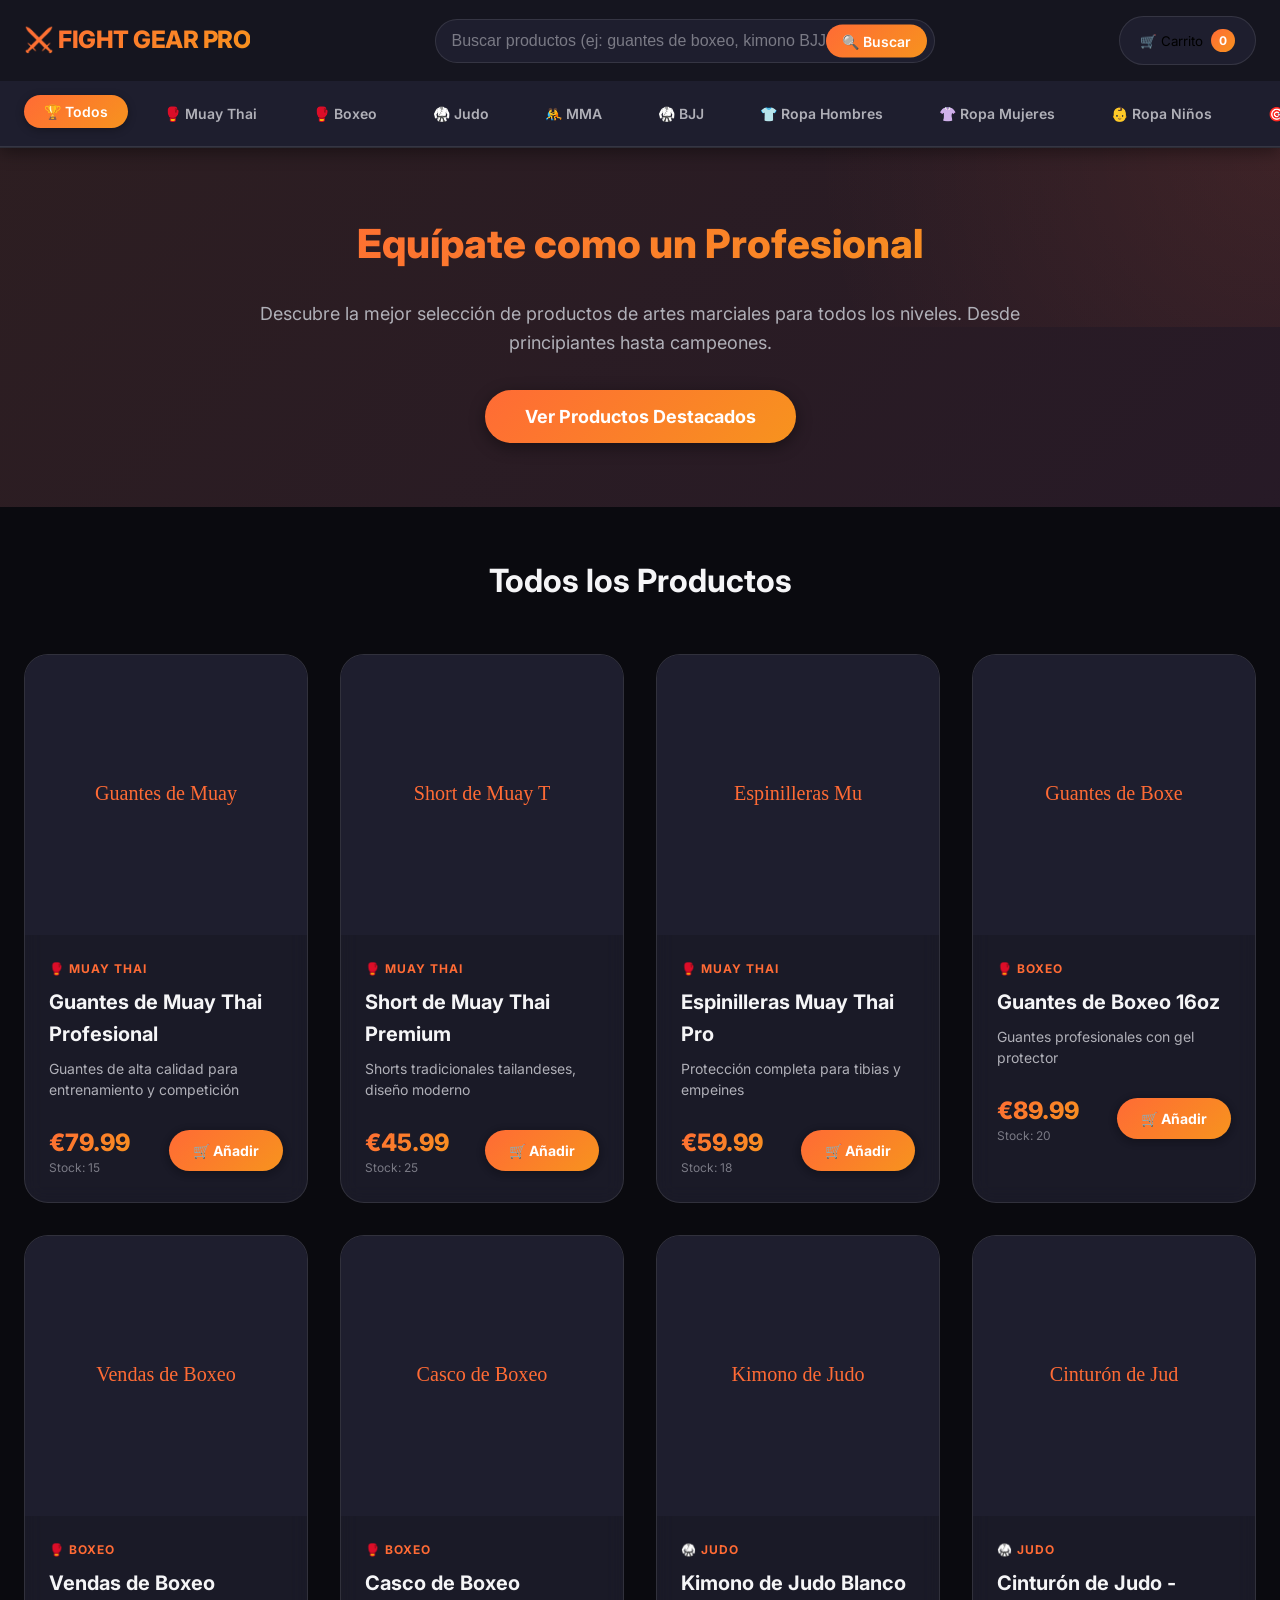
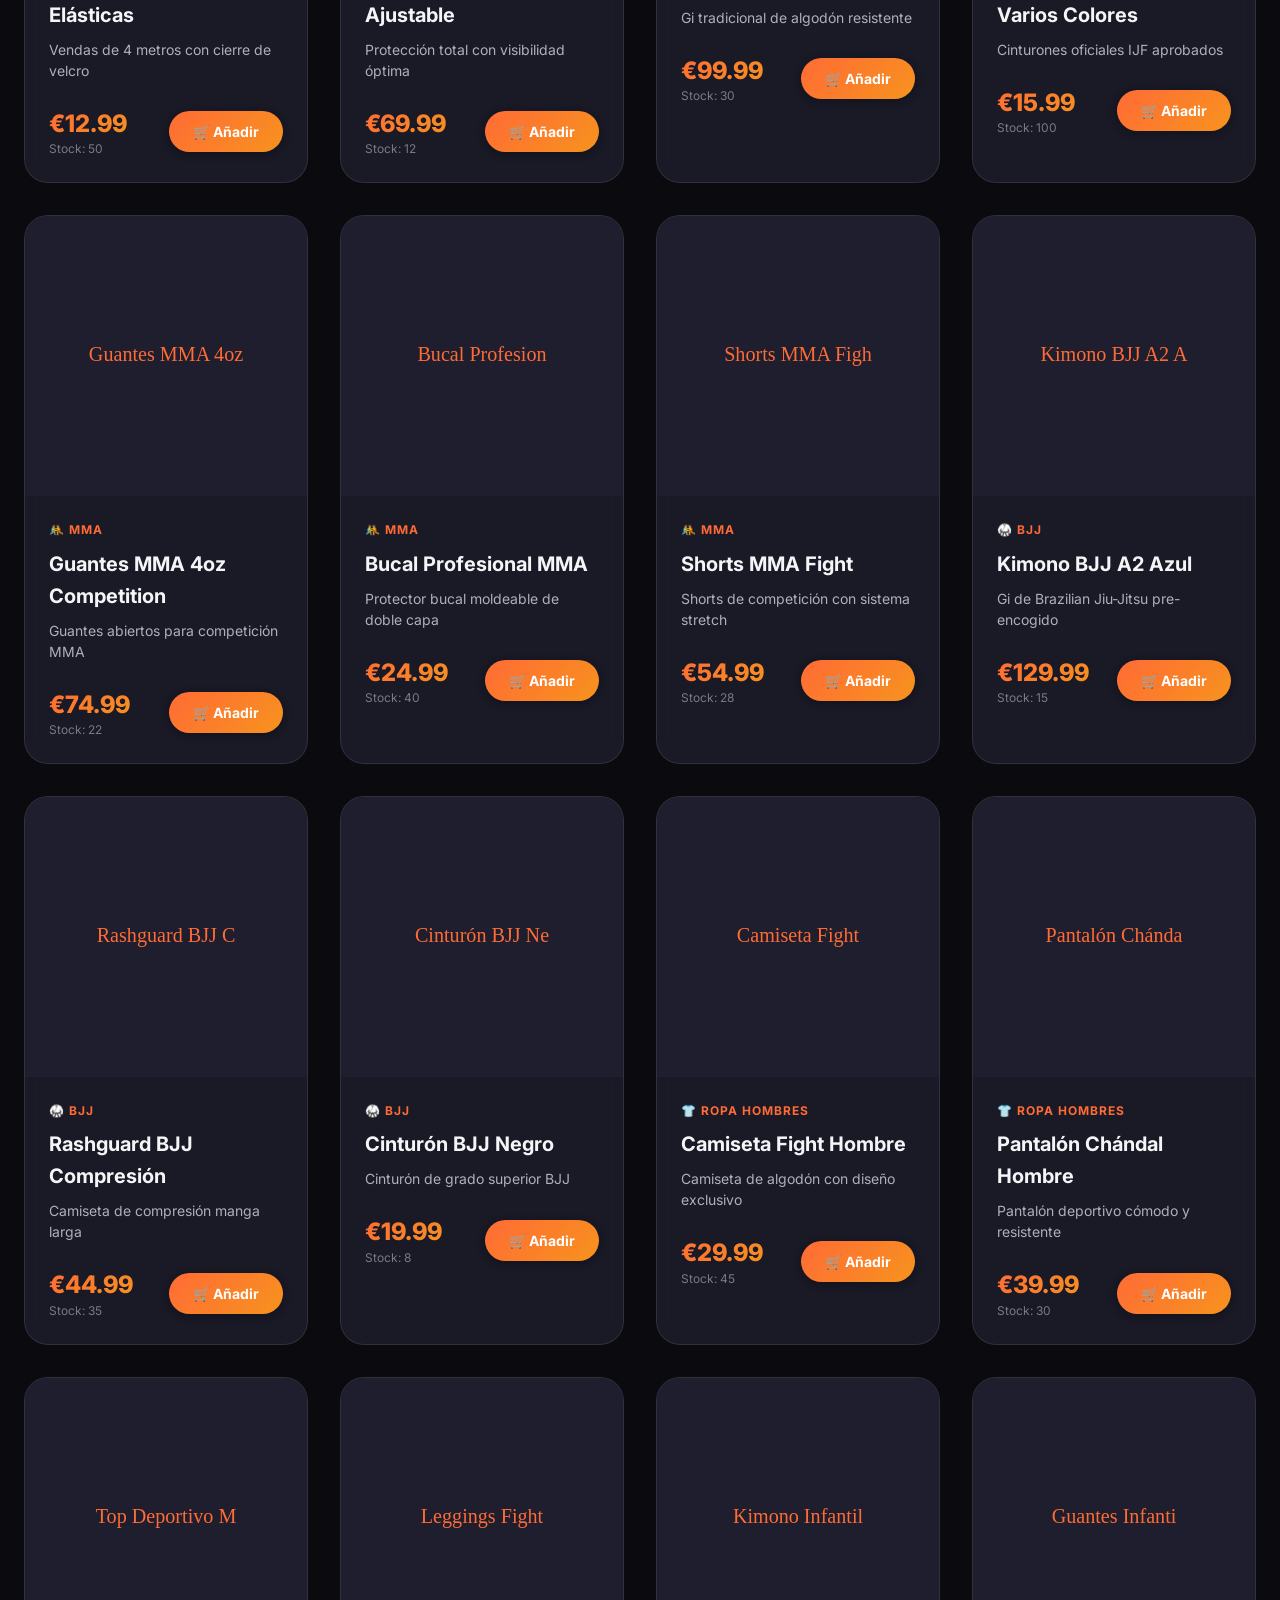
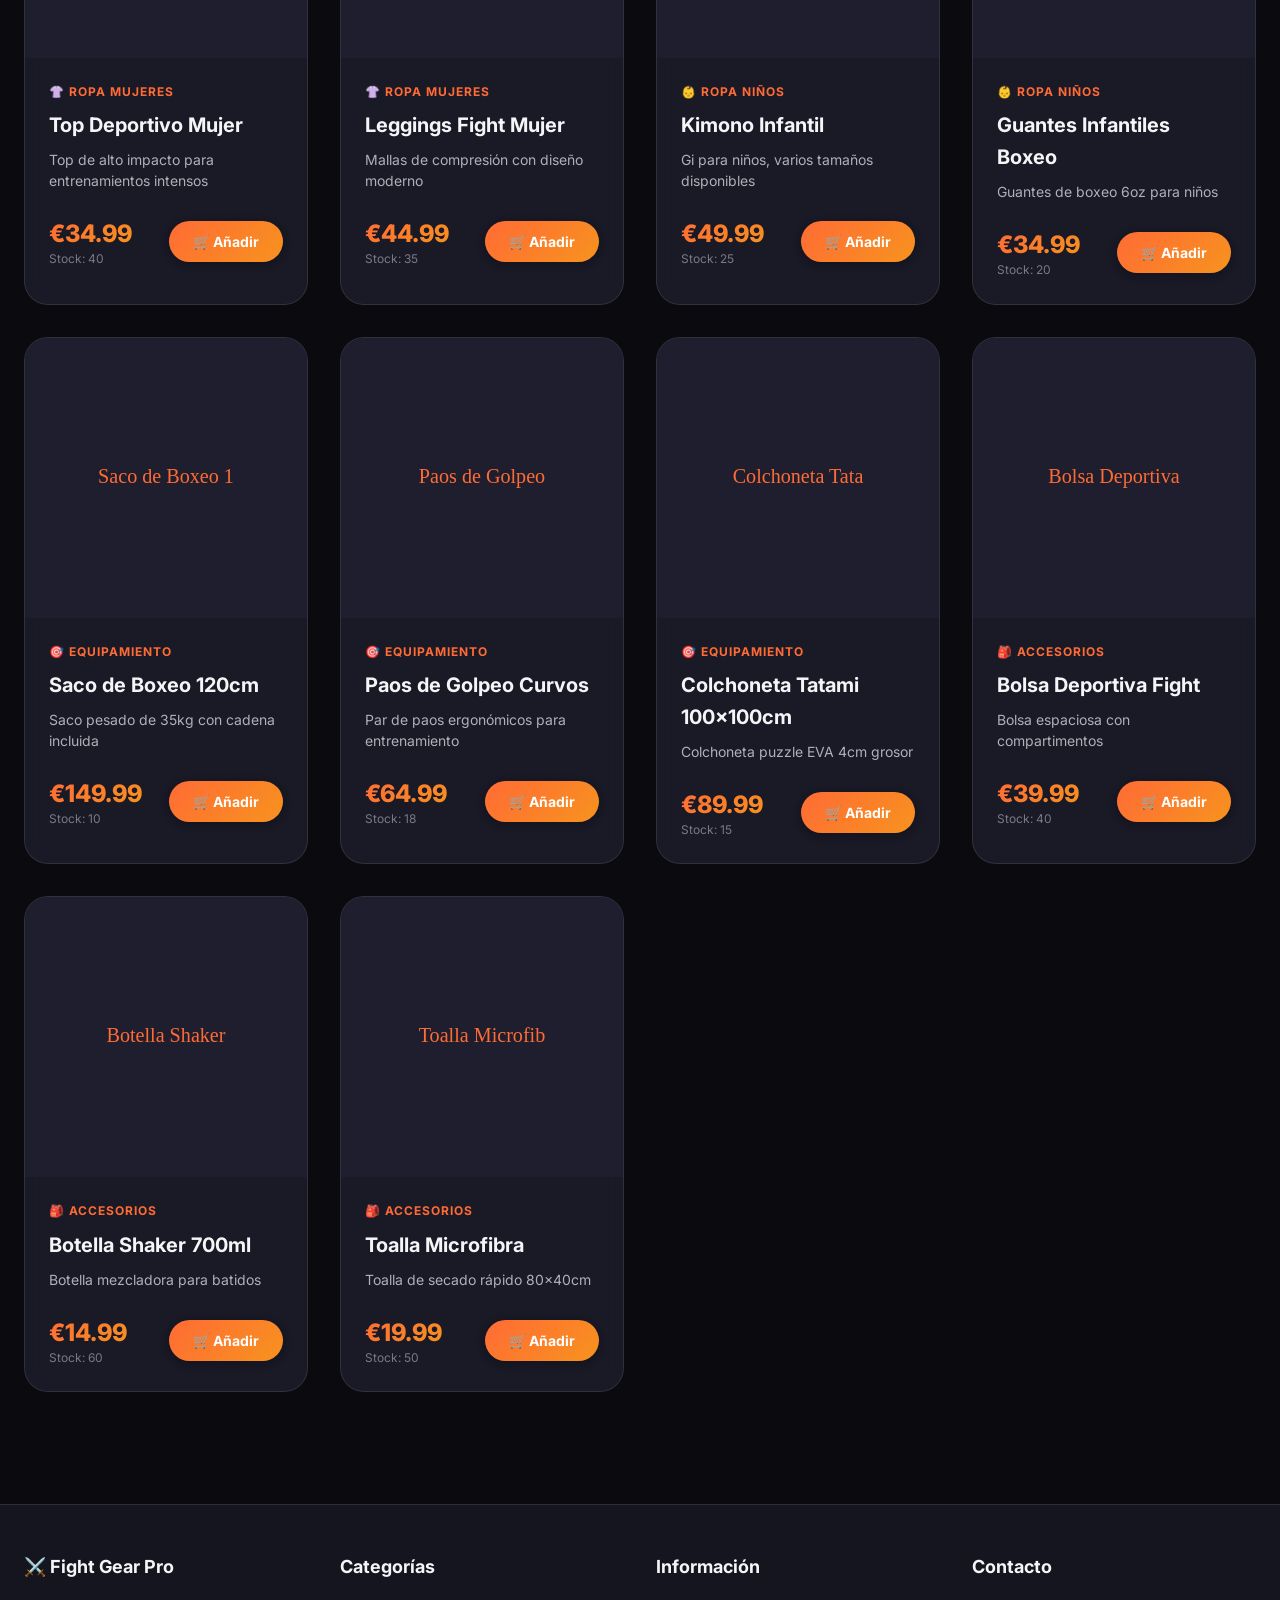
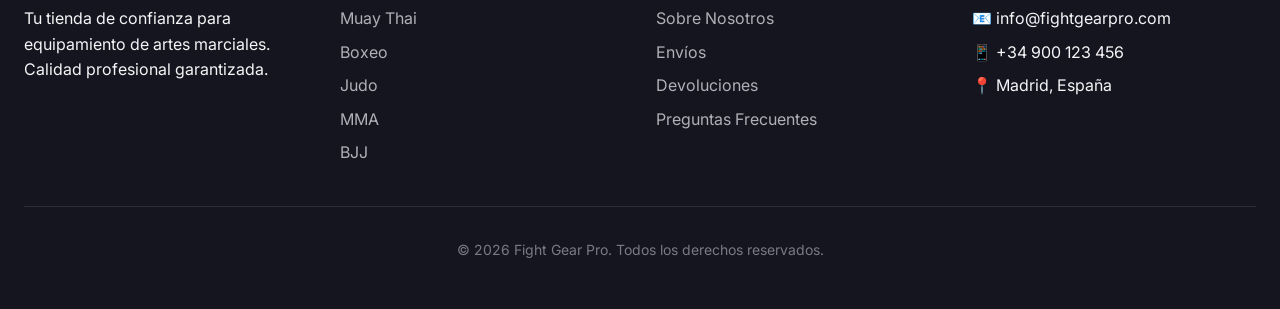
<file: index.html>
<!doctype html>
<html lang="es">
  <head>
    <meta charset="UTF-8" />
    <meta name="viewport" content="width=device-width, initial-scale=1.0" />
    <meta
      name="description"
      content="Tienda e-commerce de productos de artes marciales - Equipamiento profesional para MMA, Boxeo, Judo, BJJ, Muay Thai y más"
    />
    <title>Fight Gear Pro - E-commerce de Artes Marciales</title>
    <link rel="stylesheet" href="styles.css" />
    <link rel="preconnect" href="https://fonts.googleapis.com" />
    <link rel="preconnect" href="https://fonts.gstatic.com" crossorigin />
    <link
      href="https://fonts.googleapis.com/css2?family=Inter:wght@400;600;700;800&display=swap"
      rel="stylesheet"
    />
  </head>
  <body>
    <!-- HEADER -->
    <header class="header">
      <div class="header-top">
        <div class="logo">⚔️ FIGHT GEAR PRO</div>

        <div class="search-container">
          <input
            type="text"
            class="search-input"
            id="searchInput"
            placeholder="Buscar productos (ej: guantes de boxeo, kimono BJJ...)"
          />
          <button class="search-btn" id="searchBtn">🔍 Buscar</button>
        </div>

        <button class="cart-icon" id="cartBtn">
          🛒 Carrito
          <span class="cart-count" id="cartCount">0</span>
        </button>
      </div>

      <!-- NAVEGACIÓN DE CATEGORÍAS -->
      <nav class="nav-categories">
        <ul class="categories-list" id="categoriesList">
          <li>
            <button class="category-btn active" data-category="todos">
              🏆 Todos
            </button>
          </li>
          <li>
            <button class="category-btn" data-category="muay-thai">
              🥊 Muay Thai
            </button>
          </li>
          <li>
            <button class="category-btn" data-category="boxeo">🥊 Boxeo</button>
          </li>
          <li>
            <button class="category-btn" data-category="judo">🥋 Judo</button>
          </li>
          <li>
            <button class="category-btn" data-category="mma">🤼 MMA</button>
          </li>
          <li>
            <button class="category-btn" data-category="bjj">🥋 BJJ</button>
          </li>
          <li>
            <button class="category-btn" data-category="ropa-hombres">
              👕 Ropa Hombres
            </button>
          </li>
          <li>
            <button class="category-btn" data-category="ropa-mujeres">
              👚 Ropa Mujeres
            </button>
          </li>
          <li>
            <button class="category-btn" data-category="ropa-ninos">
              👶 Ropa Niños
            </button>
          </li>
          <li>
            <button class="category-btn" data-category="equipamiento">
              🎯 Equipamiento
            </button>
          </li>
          <li>
            <button class="category-btn" data-category="accesorios">
              🎒 Accesorios
            </button>
          </li>
        </ul>
      </nav>
    </header>

    <!-- HERO SECTION -->
    <section class="hero">
      <div class="hero-content">
        <h1>Equípate como un Profesional</h1>
        <p>
          Descubre la mejor selección de productos de artes marciales para todos
          los niveles. Desde principiantes hasta campeones.
        </p>
        <button class="hero-cta">Ver Productos Destacados</button>
      </div>
    </section>

    <!-- SECCIÓN DE PRODUCTOS -->
    <main class="container">
      <h2 class="section-title" id="sectionTitle">Todos los Productos</h2>

      <div class="products-grid" id="productsGrid">
        <!-- Los productos se cargarán dinámicamente con JavaScript -->
      </div>

      <div class="no-results" id="noResults" style="display: none">
        <div class="no-results-icon">🔍</div>
        <h3>No se encontraron productos</h3>
        <p>Intenta con otros términos de búsqueda o cambia la categoría</p>
      </div>
    </main>

    <!-- FOOTER -->
    <footer class="footer">
      <div class="footer-content">
        <div class="footer-section">
          <h3>⚔️ Fight Gear Pro</h3>
          <p>
            Tu tienda de confianza para equipamiento de artes marciales. Calidad
            profesional garantizada.
          </p>
        </div>

        <div class="footer-section">
          <h3>Categorías</h3>
          <ul>
            <li><a href="#muay-thai">Muay Thai</a></li>
            <li><a href="#boxeo">Boxeo</a></li>
            <li><a href="#judo">Judo</a></li>
            <li><a href="#mma">MMA</a></li>
            <li><a href="#bjj">BJJ</a></li>
          </ul>
        </div>

        <div class="footer-section">
          <h3>Información</h3>
          <ul>
            <li><a href="#about">Sobre Nosotros</a></li>
            <li><a href="#shipping">Envíos</a></li>
            <li><a href="#returns">Devoluciones</a></li>
            <li><a href="#faq">Preguntas Frecuentes</a></li>
          </ul>
        </div>

        <div class="footer-section">
          <h3>Contacto</h3>
          <ul>
            <li>📧 info@fightgearpro.com</li>
            <li>📱 +34 900 123 456</li>
            <li>📍 Madrid, España</li>
          </ul>
        </div>
      </div>

      <div class="footer-bottom">
        <p>&copy; 2026 Fight Gear Pro. Todos los derechos reservados.</p>
      </div>
    </footer>

    <script src="script.js"></script>
  </body>
</html>
</file>
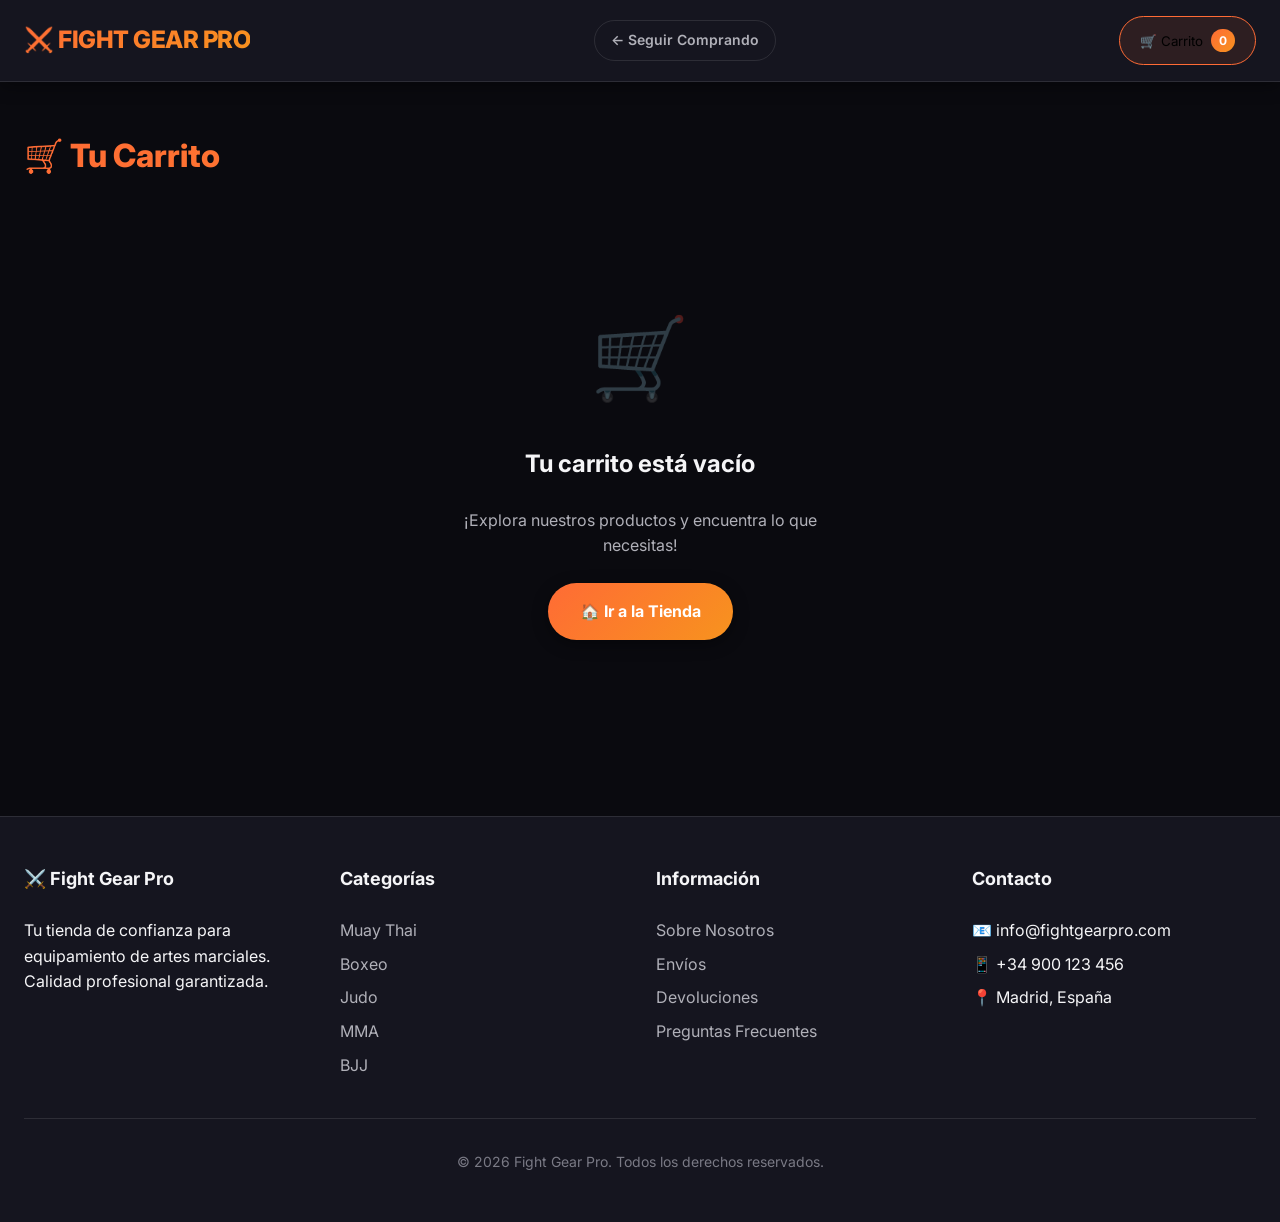
<file: cart.html>
<!doctype html>
<html lang="es">
  <head>
    <meta charset="UTF-8" />
    <meta name="viewport" content="width=device-width, initial-scale=1.0" />
    <meta
      name="description"
      content="Carrito de compras - Fight Gear Pro, tu tienda de artes marciales"
    />
    <title>Carrito - Fight Gear Pro</title>
    <link rel="stylesheet" href="styles.css" />
    <link rel="preconnect" href="https://fonts.googleapis.com" />
    <link rel="preconnect" href="https://fonts.gstatic.com" crossorigin />
    <link
      href="https://fonts.googleapis.com/css2?family=Inter:wght@400;600;700;800&display=swap"
      rel="stylesheet"
    />
  </head>
  <body>
    <!-- HEADER -->
    <header class="header">
      <div class="header-top">
        <a href="index.html" class="logo">⚔️ FIGHT GEAR PRO</a>

        <a href="index.html" class="back-to-store-link">
          ← Seguir Comprando
        </a>

        <button class="cart-icon active-cart" id="cartBtn">
          🛒 Carrito
          <span class="cart-count" id="cartCount">0</span>
        </button>
      </div>
    </header>

    <!-- CART PAGE CONTENT -->
    <main class="cart-page">
      <h1 class="cart-page-title">🛒 Tu Carrito</h1>

      <!-- Empty Cart State -->
      <div class="cart-empty" id="cartEmpty" style="display: none">
        <div class="cart-empty-icon">🛒</div>
        <h2>Tu carrito está vacío</h2>
        <p>¡Explora nuestros productos y encuentra lo que necesitas!</p>
        <a href="index.html" class="btn-primary">
          🏠 Ir a la Tienda
        </a>
      </div>

      <!-- Cart with Items -->
      <div class="cart-content" id="cartContent" style="display: none">
        <div class="cart-items-section">
          <div class="cart-items-header">
            <span class="cart-header-product">Producto</span>
            <span class="cart-header-price">Precio</span>
            <span class="cart-header-quantity">Cantidad</span>
            <span class="cart-header-total">Total</span>
            <span class="cart-header-action"></span>
          </div>
          <div class="cart-items-list" id="cartItemsList">
            <!-- Items rendered by JS -->
          </div>

          <div class="cart-actions">
            <a href="index.html" class="btn-secondary">
              ← Seguir Comprando
            </a>
            <button class="btn-danger" id="clearCartBtn">
              🗑️ Vaciar Carrito
            </button>
          </div>
        </div>

        <aside class="cart-summary">
          <h2 class="summary-title">Resumen del Pedido</h2>
          <div class="summary-row">
            <span>Subtotal</span>
            <span id="summarySubtotal">€0.00</span>
          </div>
          <div class="summary-row">
            <span>Envío</span>
            <span id="summaryShipping" class="shipping-value">Gratis</span>
          </div>
          <div class="summary-divider"></div>
          <div class="summary-row summary-total">
            <span>Total</span>
            <span id="summaryTotal">€0.00</span>
          </div>
          <button class="btn-checkout" id="checkoutBtn">
            💳 Finalizar Compra
          </button>
          <div class="summary-badges">
            <span class="badge">🔒 Pago Seguro</span>
            <span class="badge">🚚 Envío Gratis +50€</span>
            <span class="badge">↩️ 30 días devolución</span>
          </div>
        </aside>
      </div>
    </main>

    <!-- FOOTER -->
    <footer class="footer">
      <div class="footer-content">
        <div class="footer-section">
          <h3>⚔️ Fight Gear Pro</h3>
          <p>
            Tu tienda de confianza para equipamiento de artes marciales. Calidad
            profesional garantizada.
          </p>
        </div>
        <div class="footer-section">
          <h3>Categorías</h3>
          <ul>
            <li><a href="index.html">Muay Thai</a></li>
            <li><a href="index.html">Boxeo</a></li>
            <li><a href="index.html">Judo</a></li>
            <li><a href="index.html">MMA</a></li>
            <li><a href="index.html">BJJ</a></li>
          </ul>
        </div>
        <div class="footer-section">
          <h3>Información</h3>
          <ul>
            <li><a href="#about">Sobre Nosotros</a></li>
            <li><a href="#shipping">Envíos</a></li>
            <li><a href="#returns">Devoluciones</a></li>
            <li><a href="#faq">Preguntas Frecuentes</a></li>
          </ul>
        </div>
        <div class="footer-section">
          <h3>Contacto</h3>
          <ul>
            <li>📧 info@fightgearpro.com</li>
            <li>📱 +34 900 123 456</li>
            <li>📍 Madrid, España</li>
          </ul>
        </div>
      </div>
      <div class="footer-bottom">
        <p>&copy; 2026 Fight Gear Pro. Todos los derechos reservados.</p>
      </div>
    </footer>

    <script src="script.js"></script>
    <script>
      // Cart page initialization
      document.addEventListener("DOMContentLoaded", () => {
        if (typeof renderCartPage === "function") {
          renderCartPage();
        }
      });
    </script>
  </body>
</html>
</file>
<file: styles.css>
/* ==========================================
   VARIABLES Y SISTEMA DE DISEÑO
   ========================================== */
:root {
  /* Colores principales - Dark Theme */
  --color-bg-primary: #0a0a0f;
  --color-bg-secondary: #15151f;
  --color-bg-tertiary: #1e1e2e;
  --color-bg-card: rgba(30, 30, 46, 0.8);

  /* Acentos y gradientes */
  --color-accent-primary: #ff6b35;
  --color-accent-secondary: #f7931e;
  --color-accent-tertiary: #c44569;

  /* Gradientes */
  --gradient-primary: linear-gradient(135deg, #ff6b35 0%, #f7931e 100%);
  --gradient-secondary: linear-gradient(135deg, #c44569 0%, #a83f5e 100%);
  --gradient-hero: linear-gradient(
    135deg,
    rgba(255, 107, 53, 0.1) 0%,
    rgba(196, 69, 105, 0.1) 100%
  );

  /* Textos */
  --color-text-primary: #f5f5f7;
  --color-text-secondary: #b0b0b8;
  --color-text-muted: #7a7a85;

  /* Bordes y sombras */
  --color-border: rgba(255, 255, 255, 0.1);
  --shadow-sm: 0 2px 8px rgba(0, 0, 0, 0.3);
  --shadow-md: 0 4px 16px rgba(0, 0, 0, 0.4);
  --shadow-lg: 0 8px 32px rgba(0, 0, 0, 0.5);
  --shadow-glow: 0 0 20px rgba(255, 107, 53, 0.3);

  /* Espaciado */
  --spacing-xs: 0.5rem;
  --spacing-sm: 1rem;
  --spacing-md: 1.5rem;
  --spacing-lg: 2rem;
  --spacing-xl: 3rem;
  --spacing-2xl: 4rem;

  /* Tipografía */
  --font-primary:
    "Inter", -apple-system, BlinkMacSystemFont, "Segoe UI", sans-serif;
  --font-size-xs: 0.75rem;
  --font-size-sm: 0.875rem;
  --font-size-base: 1rem;
  --font-size-lg: 1.125rem;
  --font-size-xl: 1.25rem;
  --font-size-2xl: 1.5rem;
  --font-size-3xl: 2rem;
  --font-size-4xl: 2.5rem;

  /* Border radius */
  --radius-sm: 0.5rem;
  --radius-md: 1rem;
  --radius-lg: 1.5rem;
  --radius-full: 9999px;

  /* Transiciones */
  --transition-fast: 150ms ease;
  --transition-base: 250ms ease;
  --transition-slow: 350ms ease;
}

/* ==========================================
   RESET Y BASE
   ========================================== */
* {
  margin: 0;
  padding: 0;
  box-sizing: border-box;
}

html {
  scroll-behavior: smooth;
}

body {
  font-family: var(--font-primary);
  background: var(--color-bg-primary);
  color: var(--color-text-primary);
  line-height: 1.6;
  overflow-x: hidden;
}

img {
  max-width: 100%;
  display: block;
}

a {
  text-decoration: none;
  color: inherit;
  transition: color var(--transition-base);
}

button {
  font-family: inherit;
  cursor: pointer;
  border: none;
  outline: none;
  transition: all var(--transition-base);
}

/* ==========================================
   HEADER Y NAVEGACIÓN
   ========================================== */
.header {
  background: var(--color-bg-secondary);
  border-bottom: 1px solid var(--color-border);
  position: sticky;
  top: 0;
  z-index: 1000;
  backdrop-filter: blur(10px);
  box-shadow: var(--shadow-md);
}

.header-top {
  max-width: 1400px;
  margin: 0 auto;
  padding: var(--spacing-sm) var(--spacing-md);
  display: flex;
  align-items: center;
  justify-content: space-between;
  gap: var(--spacing-md);
}

.logo {
  font-size: var(--font-size-2xl);
  font-weight: 800;
  background: var(--gradient-primary);
  -webkit-background-clip: text;
  -webkit-text-fill-color: transparent;
  background-clip: text;
  letter-spacing: -0.5px;
}

/* Buscador */
.search-container {
  flex: 1;
  max-width: 500px;
  position: relative;
}

.search-input {
  width: 100%;
  padding: 0.75rem 3rem 0.75rem 1rem;
  background: var(--color-bg-tertiary);
  border: 1px solid var(--color-border);
  border-radius: var(--radius-full);
  color: var(--color-text-primary);
  font-size: var(--font-size-base);
  transition: all var(--transition-base);
}

.search-input:focus {
  border-color: var(--color-accent-primary);
  box-shadow: 0 0 0 3px rgba(255, 107, 53, 0.1);
}

.search-input::placeholder {
  color: var(--color-text-muted);
}

.search-btn {
  position: absolute;
  right: 0.5rem;
  top: 50%;
  transform: translateY(-50%);
  background: var(--gradient-primary);
  color: white;
  padding: 0.5rem 1rem;
  border-radius: var(--radius-full);
  font-size: var(--font-size-sm);
  font-weight: 600;
}

.search-btn:hover {
  box-shadow: var(--shadow-glow);
  transform: translateY(-50%) scale(1.05);
}

/* Carrito */
.cart-icon {
  position: relative;
  background: var(--color-bg-tertiary);
  padding: 0.75rem 1.25rem;
  border-radius: var(--radius-full);
  display: flex;
  align-items: center;
  gap: 0.5rem;
  border: 1px solid var(--color-border);
  transition: all var(--transition-base);
}

.cart-icon:hover {
  border-color: var(--color-accent-primary);
  background: var(--color-bg-card);
  transform: translateY(-2px);
}

.cart-count {
  background: var(--gradient-primary);
  color: white;
  font-size: var(--font-size-xs);
  font-weight: 700;
  padding: 0.25rem 0.5rem;
  border-radius: var(--radius-full);
  min-width: 1.5rem;
  text-align: center;
}

/* Navegación de categorías */
.nav-categories {
  background: var(--color-bg-tertiary);
  border-bottom: 1px solid var(--color-border);
  overflow-x: auto;
  -webkit-overflow-scrolling: touch;
}

.nav-categories::-webkit-scrollbar {
  height: 4px;
}

.nav-categories::-webkit-scrollbar-thumb {
  background: var(--color-accent-primary);
  border-radius: var(--radius-full);
}

.categories-list {
  max-width: 1400px;
  margin: 0 auto;
  padding: var(--spacing-sm) var(--spacing-md);
  display: flex;
  gap: var(--spacing-sm);
  list-style: none;
}

.category-btn {
  background: transparent;
  color: var(--color-text-secondary);
  padding: 0.5rem 1.25rem;
  border-radius: var(--radius-full);
  font-size: var(--font-size-sm);
  font-weight: 600;
  white-space: nowrap;
  transition: all var(--transition-base);
}

.category-btn:hover,
.category-btn.active {
  background: var(--gradient-primary);
  color: white;
  transform: translateY(-2px);
  box-shadow: var(--shadow-sm);
}

/* ==========================================
   HERO SECTION
   ========================================== */
.hero {
  background: var(--color-bg-secondary);
  background-image: var(--gradient-hero);
  padding: var(--spacing-2xl) var(--spacing-md);
  text-align: center;
  position: relative;
  overflow: hidden;
}

.hero::before {
  content: "";
  position: absolute;
  top: -50%;
  right: -50%;
  width: 100%;
  height: 100%;
  background: radial-gradient(
    circle,
    rgba(255, 107, 53, 0.1) 0%,
    transparent 70%
  );
  animation: pulse 8s ease-in-out infinite;
}

@keyframes pulse {
  0%,
  100% {
    transform: scale(1);
    opacity: 0.5;
  }
  50% {
    transform: scale(1.2);
    opacity: 0.8;
  }
}

.hero-content {
  max-width: 800px;
  margin: 0 auto;
  position: relative;
  z-index: 1;
}

.hero h1 {
  font-size: var(--font-size-4xl);
  font-weight: 800;
  margin-bottom: var(--spacing-md);
  background: var(--gradient-primary);
  -webkit-background-clip: text;
  -webkit-text-fill-color: transparent;
  background-clip: text;
}

.hero p {
  font-size: var(--font-size-lg);
  color: var(--color-text-secondary);
  margin-bottom: var(--spacing-lg);
}

.hero-cta {
  background: var(--gradient-primary);
  color: white;
  padding: 1rem 2.5rem;
  border-radius: var(--radius-full);
  font-size: var(--font-size-lg);
  font-weight: 700;
  display: inline-block;
  box-shadow: var(--shadow-md);
  transition: all var(--transition-base);
}

.hero-cta:hover {
  transform: translateY(-4px);
  box-shadow: var(--shadow-glow), var(--shadow-lg);
}

/* ==========================================
   GRID DE PRODUCTOS
   ========================================== */
.container {
  max-width: 1400px;
  margin: 0 auto;
  padding: var(--spacing-xl) var(--spacing-md);
}

.section-title {
  font-size: var(--font-size-3xl);
  font-weight: 700;
  margin-bottom: var(--spacing-lg);
  text-align: center;
}

.products-grid {
  display: grid;
  grid-template-columns: repeat(auto-fill, minmax(280px, 1fr));
  gap: var(--spacing-lg);
  margin-top: var(--spacing-xl);
}

/* Tarjeta de producto */
.product-card {
  background: var(--color-bg-card);
  border: 1px solid var(--color-border);
  border-radius: var(--radius-lg);
  overflow: hidden;
  transition: all var(--transition-base);
  backdrop-filter: blur(10px);
  position: relative;
}

.product-card::before {
  content: "";
  position: absolute;
  top: 0;
  left: 0;
  right: 0;
  height: 3px;
  background: var(--gradient-primary);
  transform: scaleX(0);
  transition: transform var(--transition-base);
}

.product-card:hover::before {
  transform: scaleX(1);
}

.product-card:hover {
  transform: translateY(-8px);
  box-shadow: var(--shadow-lg);
  border-color: var(--color-accent-primary);
}

.product-image {
  width: 100%;
  height: 280px;
  object-fit: cover;
  background: var(--color-bg-tertiary);
}

.product-info {
  padding: var(--spacing-md);
}

.product-category {
  font-size: var(--font-size-xs);
  text-transform: uppercase;
  letter-spacing: 1px;
  color: var(--color-accent-primary);
  font-weight: 700;
  margin-bottom: var(--spacing-xs);
}

.product-name {
  font-size: var(--font-size-xl);
  font-weight: 700;
  margin-bottom: var(--spacing-xs);
  color: var(--color-text-primary);
}

.product-description {
  font-size: var(--font-size-sm);
  color: var(--color-text-secondary);
  margin-bottom: var(--spacing-md);
  line-height: 1.5;
}

.product-footer {
  display: flex;
  align-items: center;
  justify-content: space-between;
  gap: var(--spacing-sm);
}

.product-price {
  font-size: var(--font-size-2xl);
  font-weight: 800;
  background: var(--gradient-primary);
  -webkit-background-clip: text;
  -webkit-text-fill-color: transparent;
  background-clip: text;
}

.product-stock {
  font-size: var(--font-size-xs);
  color: var(--color-text-muted);
  margin-top: -0.25rem;
}

.add-to-cart-btn {
  background: var(--gradient-primary);
  color: white;
  padding: 0.75rem 1.5rem;
  border-radius: var(--radius-full);
  font-weight: 700;
  font-size: var(--font-size-sm);
  display: flex;
  align-items: center;
  gap: 0.5rem;
  box-shadow: var(--shadow-sm);
}

.add-to-cart-btn:hover {
  box-shadow: var(--shadow-glow);
  transform: scale(1.05);
}

.add-to-cart-btn:active {
  transform: scale(0.98);
}

/* ==========================================
   MENSAJES Y ESTADO
   ========================================== */
.no-results {
  text-align: center;
  padding: var(--spacing-2xl);
  color: var(--color-text-secondary);
}

.no-results-icon {
  font-size: 4rem;
  margin-bottom: var(--spacing-md);
  opacity: 0.3;
}

/* ==========================================
   FOOTER
   ========================================== */
.footer {
  background: var(--color-bg-secondary);
  border-top: 1px solid var(--color-border);
  padding: var(--spacing-xl) var(--spacing-md);
  margin-top: var(--spacing-2xl);
}

.footer-content {
  max-width: 1400px;
  margin: 0 auto;
  display: grid;
  grid-template-columns: repeat(auto-fit, minmax(250px, 1fr));
  gap: var(--spacing-lg);
}

.footer-section h3 {
  font-size: var(--font-size-lg);
  margin-bottom: var(--spacing-md);
  color: var(--color-text-primary);
}

.footer-section ul {
  list-style: none;
}

.footer-section li {
  margin-bottom: var(--spacing-xs);
}

.footer-section a {
  color: var(--color-text-secondary);
  transition: color var(--transition-base);
}

.footer-section a:hover {
  color: var(--color-accent-primary);
}

.footer-bottom {
  max-width: 1400px;
  margin: var(--spacing-lg) auto 0;
  padding-top: var(--spacing-lg);
  border-top: 1px solid var(--color-border);
  text-align: center;
  color: var(--color-text-muted);
  font-size: var(--font-size-sm);
}

/* ==========================================
   RESPONSIVE
   ========================================== */
@media (max-width: 768px) {
  .header-top {
    flex-wrap: wrap;
  }

  .search-container {
    order: 3;
    width: 100%;
    max-width: 100%;
  }

  .hero h1 {
    font-size: var(--font-size-3xl);
  }

  .products-grid {
    grid-template-columns: repeat(auto-fill, minmax(240px, 1fr));
    gap: var(--spacing-md);
  }

  .categories-list {
    padding: var(--spacing-sm);
  }
}

@media (max-width: 480px) {
  .products-grid {
    grid-template-columns: 1fr;
  }

  .hero {
    padding: var(--spacing-lg) var(--spacing-md);
  }
}

/* ==========================================
   ANIMACIONES
   ========================================== */
@keyframes fadeIn {
  from {
    opacity: 0;
    transform: translateY(20px);
  }
  to {
    opacity: 1;
    transform: translateY(0);
  }
}

.product-card {
  animation: fadeIn 0.5s ease backwards;
}

.product-card:nth-child(1) {
  animation-delay: 0.05s;
}
.product-card:nth-child(2) {
  animation-delay: 0.1s;
}
.product-card:nth-child(3) {
  animation-delay: 0.15s;
}
.product-card:nth-child(4) {
  animation-delay: 0.2s;
}
.product-card:nth-child(5) {
  animation-delay: 0.25s;
}
.product-card:nth-child(6) {
  animation-delay: 0.3s;
}

/* ==========================================
   CART PAGE
   ========================================== */
.back-to-store-link {
  color: var(--color-text-secondary);
  font-weight: 600;
  font-size: var(--font-size-sm);
  padding: 0.5rem 1rem;
  border-radius: var(--radius-full);
  border: 1px solid var(--color-border);
  transition: all var(--transition-base);
  text-decoration: none;
  white-space: nowrap;
}

.back-to-store-link:hover {
  color: var(--color-accent-primary);
  border-color: var(--color-accent-primary);
  background: rgba(255, 107, 53, 0.1);
  transform: translateY(-2px);
}

.active-cart {
  border-color: var(--color-accent-primary) !important;
  background: rgba(255, 107, 53, 0.1) !important;
}

.cart-page {
  max-width: 1400px;
  margin: 0 auto;
  padding: var(--spacing-xl) var(--spacing-md);
  min-height: 60vh;
}

.cart-page-title {
  font-size: var(--font-size-3xl);
  font-weight: 800;
  margin-bottom: var(--spacing-xl);
  background: var(--gradient-primary);
  -webkit-background-clip: text;
  -webkit-text-fill-color: transparent;
  background-clip: text;
}

/* Empty cart */
.cart-empty {
  display: flex;
  flex-direction: column;
  align-items: center;
  justify-content: center;
  text-align: center;
  padding: var(--spacing-2xl);
  gap: var(--spacing-md);
}

.cart-empty-icon {
  font-size: 5rem;
  opacity: 0.3;
  animation: float 3s ease-in-out infinite;
}

@keyframes float {
  0%, 100% { transform: translateY(0); }
  50% { transform: translateY(-10px); }
}

.cart-empty h2 {
  font-size: var(--font-size-2xl);
  color: var(--color-text-primary);
}

.cart-empty p {
  color: var(--color-text-secondary);
  max-width: 400px;
}

/* Buttons */
.btn-primary {
  display: inline-block;
  background: var(--gradient-primary);
  color: white;
  padding: 1rem 2rem;
  border-radius: var(--radius-full);
  font-weight: 700;
  font-size: var(--font-size-base);
  text-decoration: none;
  transition: all var(--transition-base);
  box-shadow: var(--shadow-md);
}

.btn-primary:hover {
  transform: translateY(-3px);
  box-shadow: var(--shadow-glow), var(--shadow-lg);
}

.btn-secondary {
  display: inline-flex;
  align-items: center;
  gap: 0.5rem;
  background: var(--color-bg-tertiary);
  color: var(--color-text-secondary);
  padding: 0.75rem 1.5rem;
  border-radius: var(--radius-full);
  font-weight: 600;
  font-size: var(--font-size-sm);
  text-decoration: none;
  border: 1px solid var(--color-border);
  transition: all var(--transition-base);
}

.btn-secondary:hover {
  border-color: var(--color-accent-primary);
  color: var(--color-accent-primary);
  transform: translateY(-2px);
}

.btn-danger {
  display: inline-flex;
  align-items: center;
  gap: 0.5rem;
  background: transparent;
  color: var(--color-accent-tertiary);
  padding: 0.75rem 1.5rem;
  border-radius: var(--radius-full);
  font-weight: 600;
  font-size: var(--font-size-sm);
  border: 1px solid var(--color-accent-tertiary);
  cursor: pointer;
  transition: all var(--transition-base);
}

.btn-danger:hover {
  background: rgba(196, 69, 105, 0.15);
  transform: translateY(-2px);
}

/* Cart content layout */
.cart-content {
  display: grid;
  grid-template-columns: 1fr 380px;
  gap: var(--spacing-xl);
  align-items: start;
}

/* Cart items section */
.cart-items-section {
  display: flex;
  flex-direction: column;
  gap: var(--spacing-md);
}

.cart-items-header {
  display: grid;
  grid-template-columns: 2fr 1fr 1fr 1fr 50px;
  gap: var(--spacing-sm);
  padding: 0 var(--spacing-md);
  color: var(--color-text-muted);
  font-size: var(--font-size-xs);
  text-transform: uppercase;
  letter-spacing: 1px;
  font-weight: 700;
}

.cart-items-list {
  display: flex;
  flex-direction: column;
  gap: var(--spacing-sm);
}

/* Individual cart item */
.cart-item {
  display: grid;
  grid-template-columns: 2fr 1fr 1fr 1fr 50px;
  gap: var(--spacing-sm);
  align-items: center;
  background: var(--color-bg-card);
  border: 1px solid var(--color-border);
  border-radius: var(--radius-md);
  padding: var(--spacing-md);
  transition: all var(--transition-base);
  backdrop-filter: blur(10px);
}

.cart-item:hover {
  border-color: rgba(255, 107, 53, 0.3);
  box-shadow: var(--shadow-sm);
}

.cart-item-product {
  display: flex;
  align-items: center;
  gap: var(--spacing-md);
}

.cart-item-image {
  width: 80px;
  height: 80px;
  object-fit: cover;
  border-radius: var(--radius-sm);
  background: var(--color-bg-tertiary);
  flex-shrink: 0;
}

.cart-item-details {
  display: flex;
  flex-direction: column;
  gap: 0.25rem;
}

.cart-item-name {
  font-size: var(--font-size-base);
  font-weight: 700;
  color: var(--color-text-primary);
}

.cart-item-unit-price {
  font-size: var(--font-size-xs);
  color: var(--color-text-muted);
}

.cart-item-price {
  font-weight: 600;
  color: var(--color-text-secondary);
}

.cart-item-total {
  font-weight: 800;
  font-size: var(--font-size-lg);
  background: var(--gradient-primary);
  -webkit-background-clip: text;
  -webkit-text-fill-color: transparent;
  background-clip: text;
}

/* Quantity controls */
.quantity-controls {
  display: flex;
  align-items: center;
  gap: 0;
  border: 1px solid var(--color-border);
  border-radius: var(--radius-sm);
  overflow: hidden;
  width: fit-content;
}

.qty-btn {
  width: 36px;
  height: 36px;
  display: flex;
  align-items: center;
  justify-content: center;
  background: var(--color-bg-tertiary);
  color: var(--color-text-primary);
  font-size: var(--font-size-lg);
  font-weight: 700;
  border: none;
  cursor: pointer;
  transition: all var(--transition-fast);
}

.qty-btn:hover {
  background: var(--color-accent-primary);
  color: white;
}

.qty-btn:active {
  transform: scale(0.9);
}

.qty-value {
  width: 40px;
  text-align: center;
  font-weight: 700;
  font-size: var(--font-size-base);
  color: var(--color-text-primary);
  background: var(--color-bg-secondary);
  padding: 0.5rem 0;
}

/* Remove button */
.cart-item-remove {
  width: 40px;
  height: 40px;
  display: flex;
  align-items: center;
  justify-content: center;
  background: transparent;
  border: 1px solid transparent;
  border-radius: var(--radius-sm);
  font-size: var(--font-size-lg);
  cursor: pointer;
  transition: all var(--transition-base);
  opacity: 0.5;
}

.cart-item-remove:hover {
  opacity: 1;
  background: rgba(196, 69, 105, 0.15);
  border-color: var(--color-accent-tertiary);
  transform: scale(1.1);
}

/* Cart actions */
.cart-actions {
  display: flex;
  justify-content: space-between;
  align-items: center;
  padding-top: var(--spacing-md);
  border-top: 1px solid var(--color-border);
}

/* Cart summary sidebar */
.cart-summary {
  background: var(--color-bg-card);
  border: 1px solid var(--color-border);
  border-radius: var(--radius-lg);
  padding: var(--spacing-lg);
  backdrop-filter: blur(10px);
  position: sticky;
  top: 120px;
  display: flex;
  flex-direction: column;
  gap: var(--spacing-md);
}

.summary-title {
  font-size: var(--font-size-xl);
  font-weight: 800;
  color: var(--color-text-primary);
  padding-bottom: var(--spacing-md);
  border-bottom: 1px solid var(--color-border);
}

.summary-row {
  display: flex;
  justify-content: space-between;
  align-items: center;
  color: var(--color-text-secondary);
  font-size: var(--font-size-base);
}

.summary-row.summary-total {
  font-size: var(--font-size-xl);
  font-weight: 800;
  color: var(--color-text-primary);
}

.summary-row.summary-total span:last-child {
  background: var(--gradient-primary);
  -webkit-background-clip: text;
  -webkit-text-fill-color: transparent;
  background-clip: text;
  font-size: var(--font-size-2xl);
}

.shipping-value.free {
  color: #4ade80;
  font-weight: 700;
}

.summary-divider {
  height: 1px;
  background: var(--color-border);
}

.btn-checkout {
  width: 100%;
  background: var(--gradient-primary);
  color: white;
  padding: 1rem 2rem;
  border-radius: var(--radius-full);
  font-weight: 800;
  font-size: var(--font-size-lg);
  cursor: pointer;
  border: none;
  transition: all var(--transition-base);
  box-shadow: var(--shadow-md);
  margin-top: var(--spacing-xs);
}

.btn-checkout:hover {
  transform: translateY(-3px);
  box-shadow: var(--shadow-glow), var(--shadow-lg);
}

.btn-checkout:active {
  transform: translateY(-1px);
}

.summary-badges {
  display: flex;
  flex-wrap: wrap;
  gap: var(--spacing-xs);
  margin-top: var(--spacing-xs);
}

.badge {
  font-size: var(--font-size-xs);
  color: var(--color-text-muted);
  background: var(--color-bg-tertiary);
  padding: 0.4rem 0.75rem;
  border-radius: var(--radius-full);
  white-space: nowrap;
}

/* ==========================================
   RESPONSIVE - CART PAGE
   ========================================== */
@media (max-width: 1024px) {
  .cart-content {
    grid-template-columns: 1fr;
  }

  .cart-summary {
    position: static;
  }
}

@media (max-width: 768px) {
  .cart-items-header {
    display: none;
  }

  .cart-item {
    grid-template-columns: 1fr;
    gap: var(--spacing-md);
    position: relative;
    padding: var(--spacing-md);
  }

  .cart-item-product {
    padding-right: 50px;
  }

  .cart-item-price {
    display: none;
  }

  .cart-item-quantity {
    display: flex;
    justify-content: flex-start;
  }

  .cart-item-total {
    font-size: var(--font-size-xl);
  }

  .cart-item-remove {
    position: absolute;
    top: var(--spacing-md);
    right: var(--spacing-md);
  }

  .cart-item-image {
    width: 64px;
    height: 64px;
  }

  .cart-actions {
    flex-direction: column;
    gap: var(--spacing-sm);
  }

  .cart-actions > * {
    width: 100%;
    text-align: center;
    justify-content: center;
  }

  .back-to-store-link {
    display: none;
  }
}
</file>
